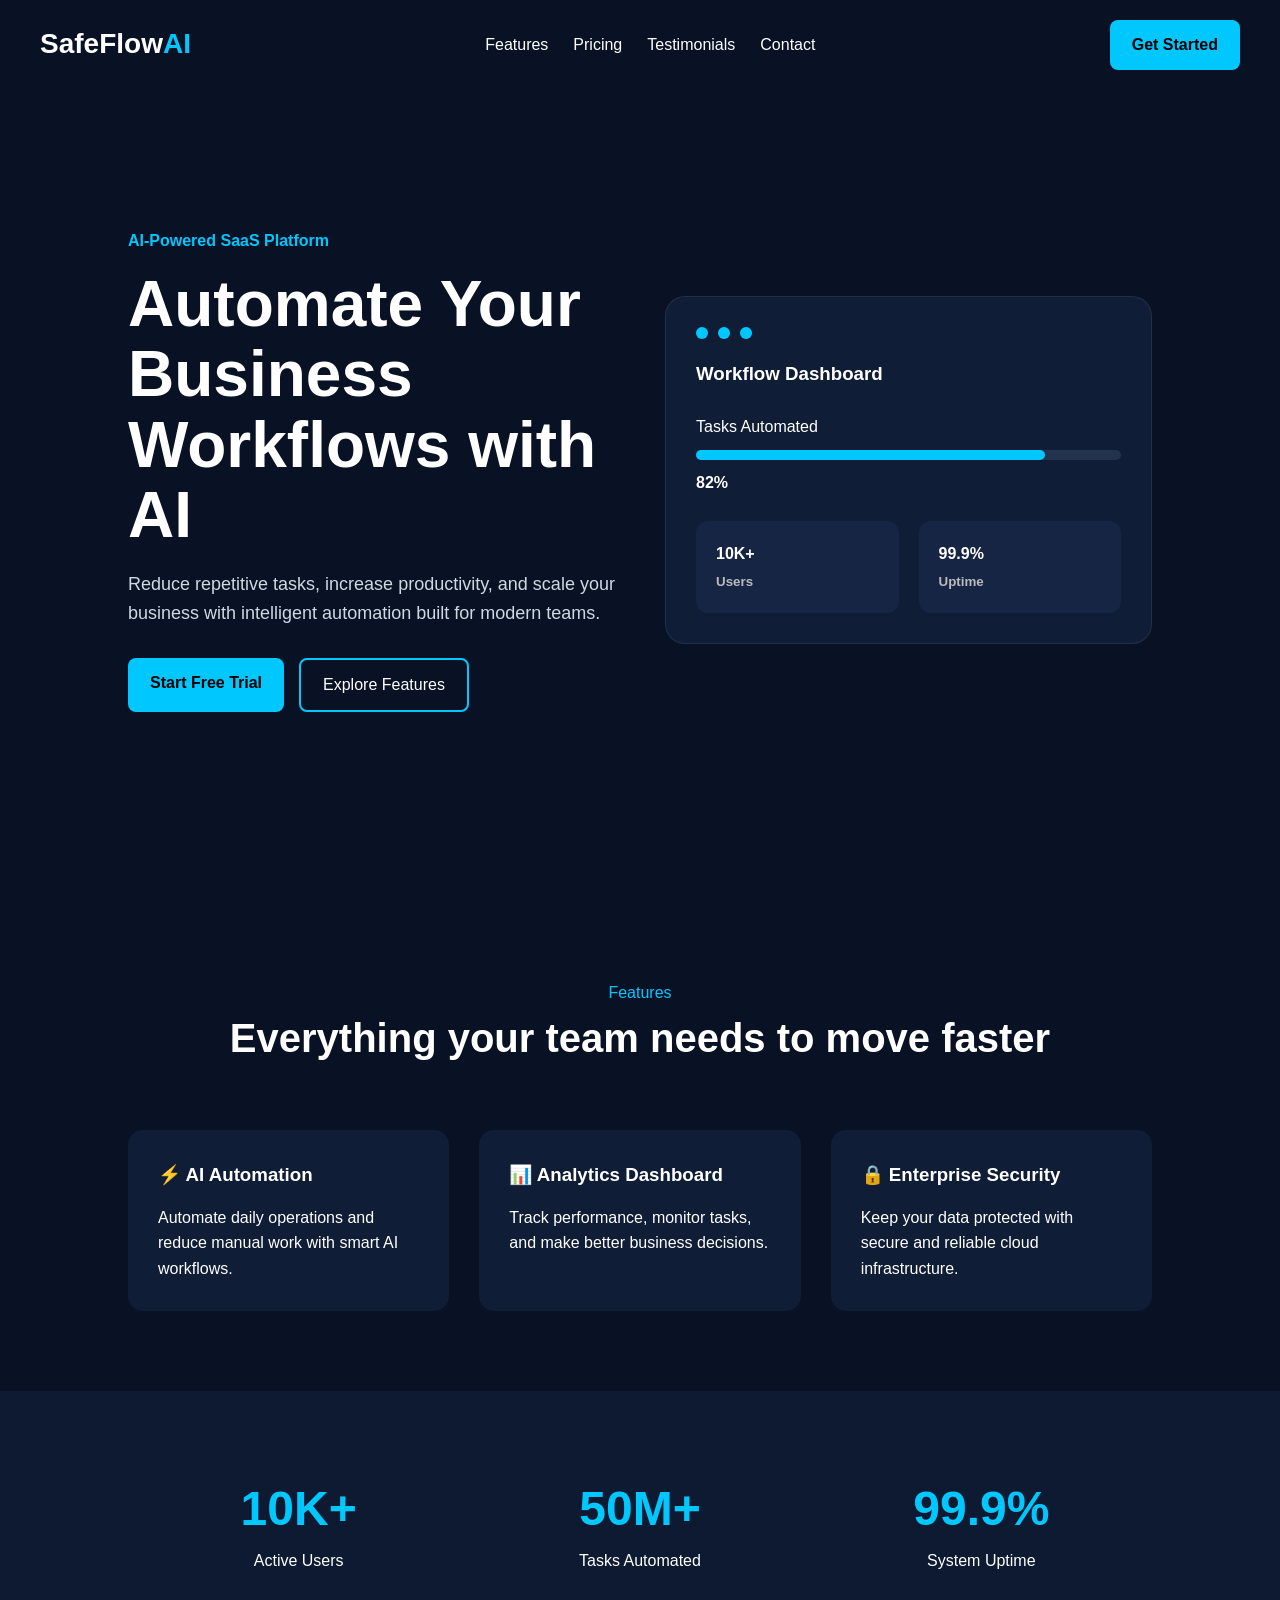
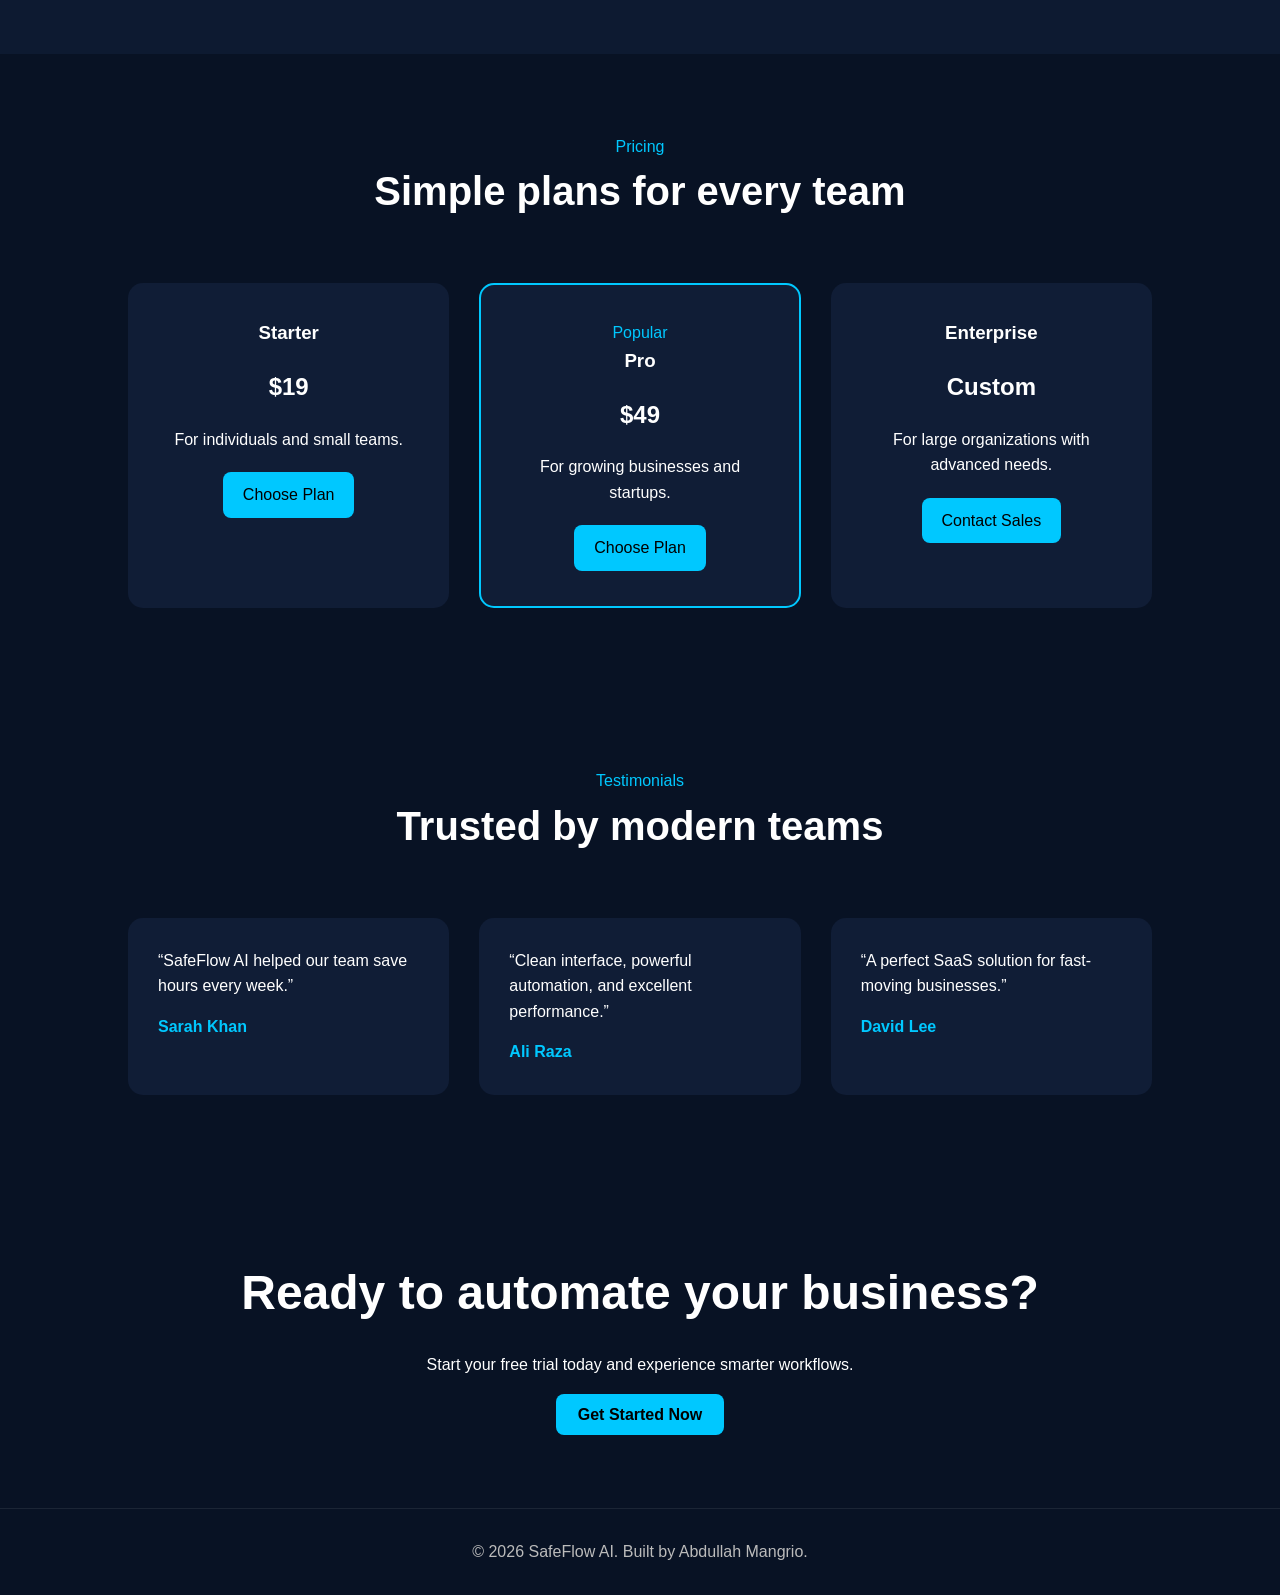
<file: Task-01-Responsive-SaaS-Landing-Page/index.html>
<!DOCTYPE html>
<html lang="en">
<head>
  <meta charset="UTF-8" />
  <meta name="viewport" content="width=device-width, initial-scale=1.0" />
  <title>SafeFlow AI | SaaS Landing Page</title>
  <link rel="stylesheet" href="css/style.css" />
</head>
<body>

  <header class="navbar" id="navbar">
    <div class="nav-container">
      <a href="#" class="logo">SafeFlow<span>AI</span></a>

      <nav class="nav-links" id="navLinks">
        <a href="#features">Features</a>
        <a href="#pricing">Pricing</a>
        <a href="#testimonials">Testimonials</a>
        <a href="#contact">Contact</a>
      </nav>

      <a href="#pricing" class="nav-btn">Get Started</a>
      <button class="menu-btn" id="menuBtn">☰</button>
    </div>
  </header>

  <section class="hero">
    <div class="hero-content">
      <p class="badge">AI-Powered SaaS Platform</p>
      <h1>Automate Your Business Workflows with AI</h1>
      <p class="hero-text">
        Reduce repetitive tasks, increase productivity, and scale your business with intelligent automation built for modern teams.
      </p>

      <div class="hero-buttons">
        <a href="#pricing" class="primary-btn">Start Free Trial</a>
        <a href="#features" class="secondary-btn">Explore Features</a>
      </div>
    </div>

    <div class="dashboard-card">
      <div class="card-header">
        <span></span><span></span><span></span>
      </div>
      <h3>Workflow Dashboard</h3>
      <div class="progress-box">
        <p>Tasks Automated</p>
        <div class="progress"><div></div></div>
        <strong>82%</strong>
      </div>
      <div class="mini-grid">
        <div>10K+<small>Users</small></div>
        <div>99.9%<small>Uptime</small></div>
      </div>
    </div>
  </section>

  <section class="features" id="features">
    <div class="section-title">
      <p>Features</p>
      <h2>Everything your team needs to move faster</h2>
    </div>

    <div class="feature-grid">
      <div class="feature-card">
        <h3>⚡ AI Automation</h3>
        <p>Automate daily operations and reduce manual work with smart AI workflows.</p>
      </div>

      <div class="feature-card">
        <h3>📊 Analytics Dashboard</h3>
        <p>Track performance, monitor tasks, and make better business decisions.</p>
      </div>

      <div class="feature-card">
        <h3>🔒 Enterprise Security</h3>
        <p>Keep your data protected with secure and reliable cloud infrastructure.</p>
      </div>
    </div>
  </section>

  <section class="stats">
    <div><h2>10K+</h2><p>Active Users</p></div>
    <div><h2>50M+</h2><p>Tasks Automated</p></div>
    <div><h2>99.9%</h2><p>System Uptime</p></div>
  </section>

  <section class="pricing" id="pricing">
    <div class="section-title">
      <p>Pricing</p>
      <h2>Simple plans for every team</h2>
    </div>

    <div class="pricing-grid">
      <div class="price-card">
        <h3>Starter</h3>
        <h2>$19</h2>
        <p>For individuals and small teams.</p>
        <a href="#">Choose Plan</a>
      </div>

      <div class="price-card popular">
        <span>Popular</span>
        <h3>Pro</h3>
        <h2>$49</h2>
        <p>For growing businesses and startups.</p>
        <a href="#">Choose Plan</a>
      </div>

      <div class="price-card">
        <h3>Enterprise</h3>
        <h2>Custom</h2>
        <p>For large organizations with advanced needs.</p>
        <a href="#">Contact Sales</a>
      </div>
    </div>
  </section>

  <section class="testimonials" id="testimonials">
    <div class="section-title">
      <p>Testimonials</p>
      <h2>Trusted by modern teams</h2>
    </div>

    <div class="testimonial-grid">
      <div class="testimonial-card">
        <p>“SafeFlow AI helped our team save hours every week.”</p>
        <h4>Sarah Khan</h4>
      </div>

      <div class="testimonial-card">
        <p>“Clean interface, powerful automation, and excellent performance.”</p>
        <h4>Ali Raza</h4>
      </div>

      <div class="testimonial-card">
        <p>“A perfect SaaS solution for fast-moving businesses.”</p>
        <h4>David Lee</h4>
      </div>
    </div>
  </section>

  <section class="cta" id="contact">
    <h2>Ready to automate your business?</h2>
    <p>Start your free trial today and experience smarter workflows.</p>
    <a href="#" class="primary-btn">Get Started Now</a>
  </section>

  <footer>
    <p>© 2026 SafeFlow AI. Built by Abdullah Mangrio.</p>
  </footer>

  <script src="js/script.js"></script>
</body>
</html>
</file>
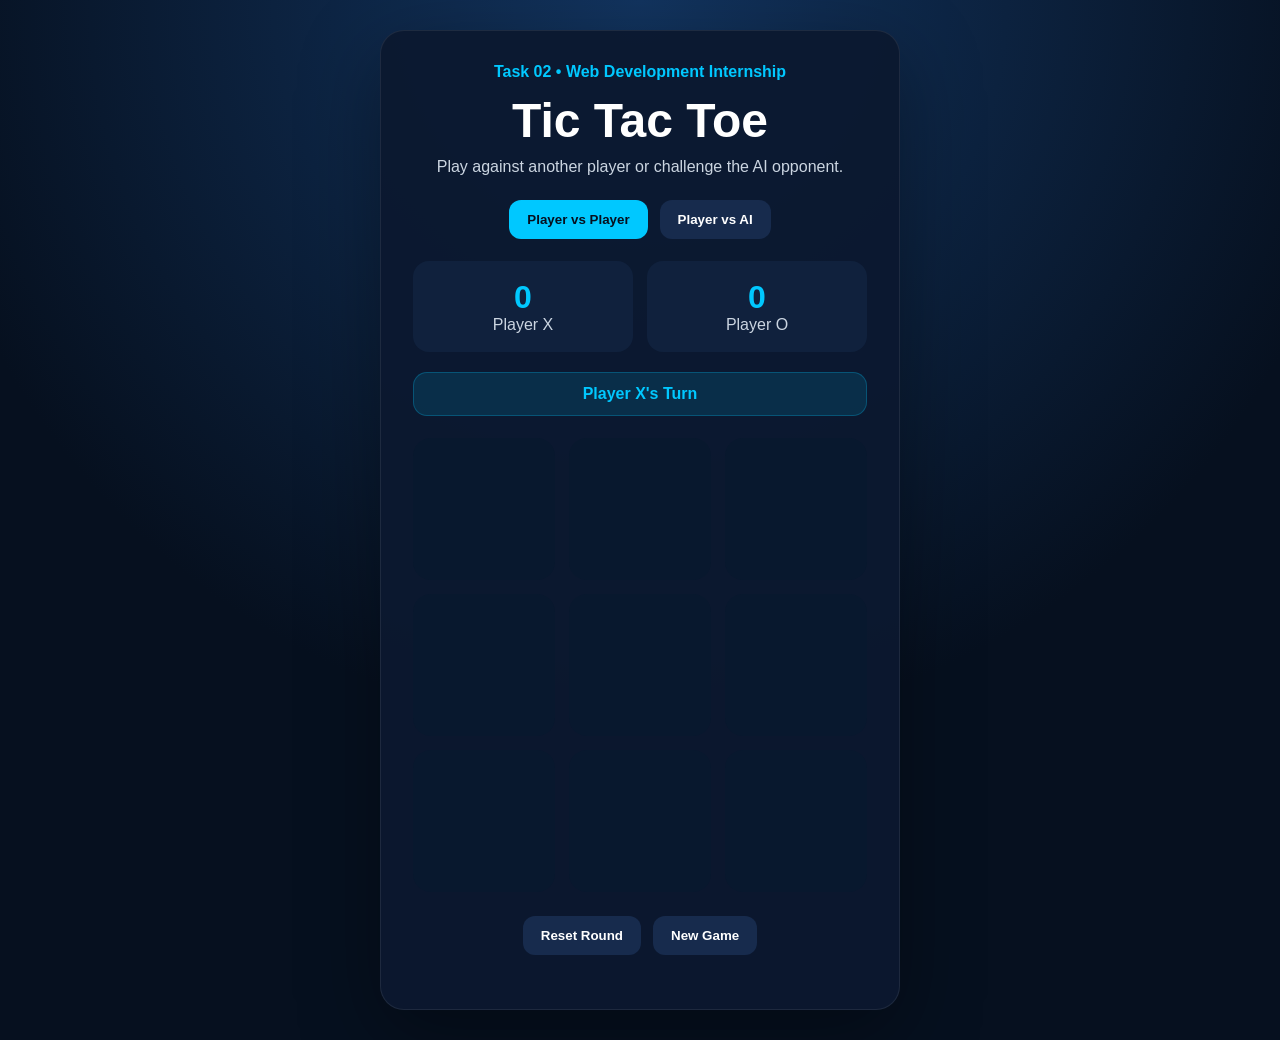
<file: Task-02-Tic-Tac-Toe-Web-Application/index.html>
<!DOCTYPE html>
<html lang="en">
<head>
  <meta charset="UTF-8" />
  <meta name="viewport" content="width=device-width, initial-scale=1.0" />
  <title>Tic Tac Toe | AI Mode</title>
  <link rel="stylesheet" href="css/style.css" />
</head>
<body>

  <main class="game-container">
    <section class="game-card">
      <p class="badge">Task 02 • Web Development Internship</p>
      <h1>Tic Tac Toe</h1>
      <p class="subtitle">Play against another player or challenge the AI opponent.</p>

      <div class="mode-selector">
        <button class="mode-btn active" data-mode="pvp">Player vs Player</button>
        <button class="mode-btn" data-mode="ai">Player vs AI</button>
      </div>

      <div class="scoreboard">
        <div class="score-box">
          <h2 id="xScore">0</h2>
          <p>Player X</p>
        </div>
        <div class="score-box">
          <h2 id="oScore">0</h2>
          <p id="oLabel">Player O</p>
        </div>
      </div>

      <div class="status" id="status">Player X's Turn</div>

      <div class="board" id="board">
        <button class="cell" data-index="0"></button>
        <button class="cell" data-index="1"></button>
        <button class="cell" data-index="2"></button>
        <button class="cell" data-index="3"></button>
        <button class="cell" data-index="4"></button>
        <button class="cell" data-index="5"></button>
        <button class="cell" data-index="6"></button>
        <button class="cell" data-index="7"></button>
        <button class="cell" data-index="8"></button>
      </div>

      <div class="actions">
        <button id="resetBtn">Reset Round</button>
        <button id="newGameBtn">New Game</button>
      </div>
    </section>
  </main>

  <script src="js/script.js"></script>
</body>
</html>
</file>
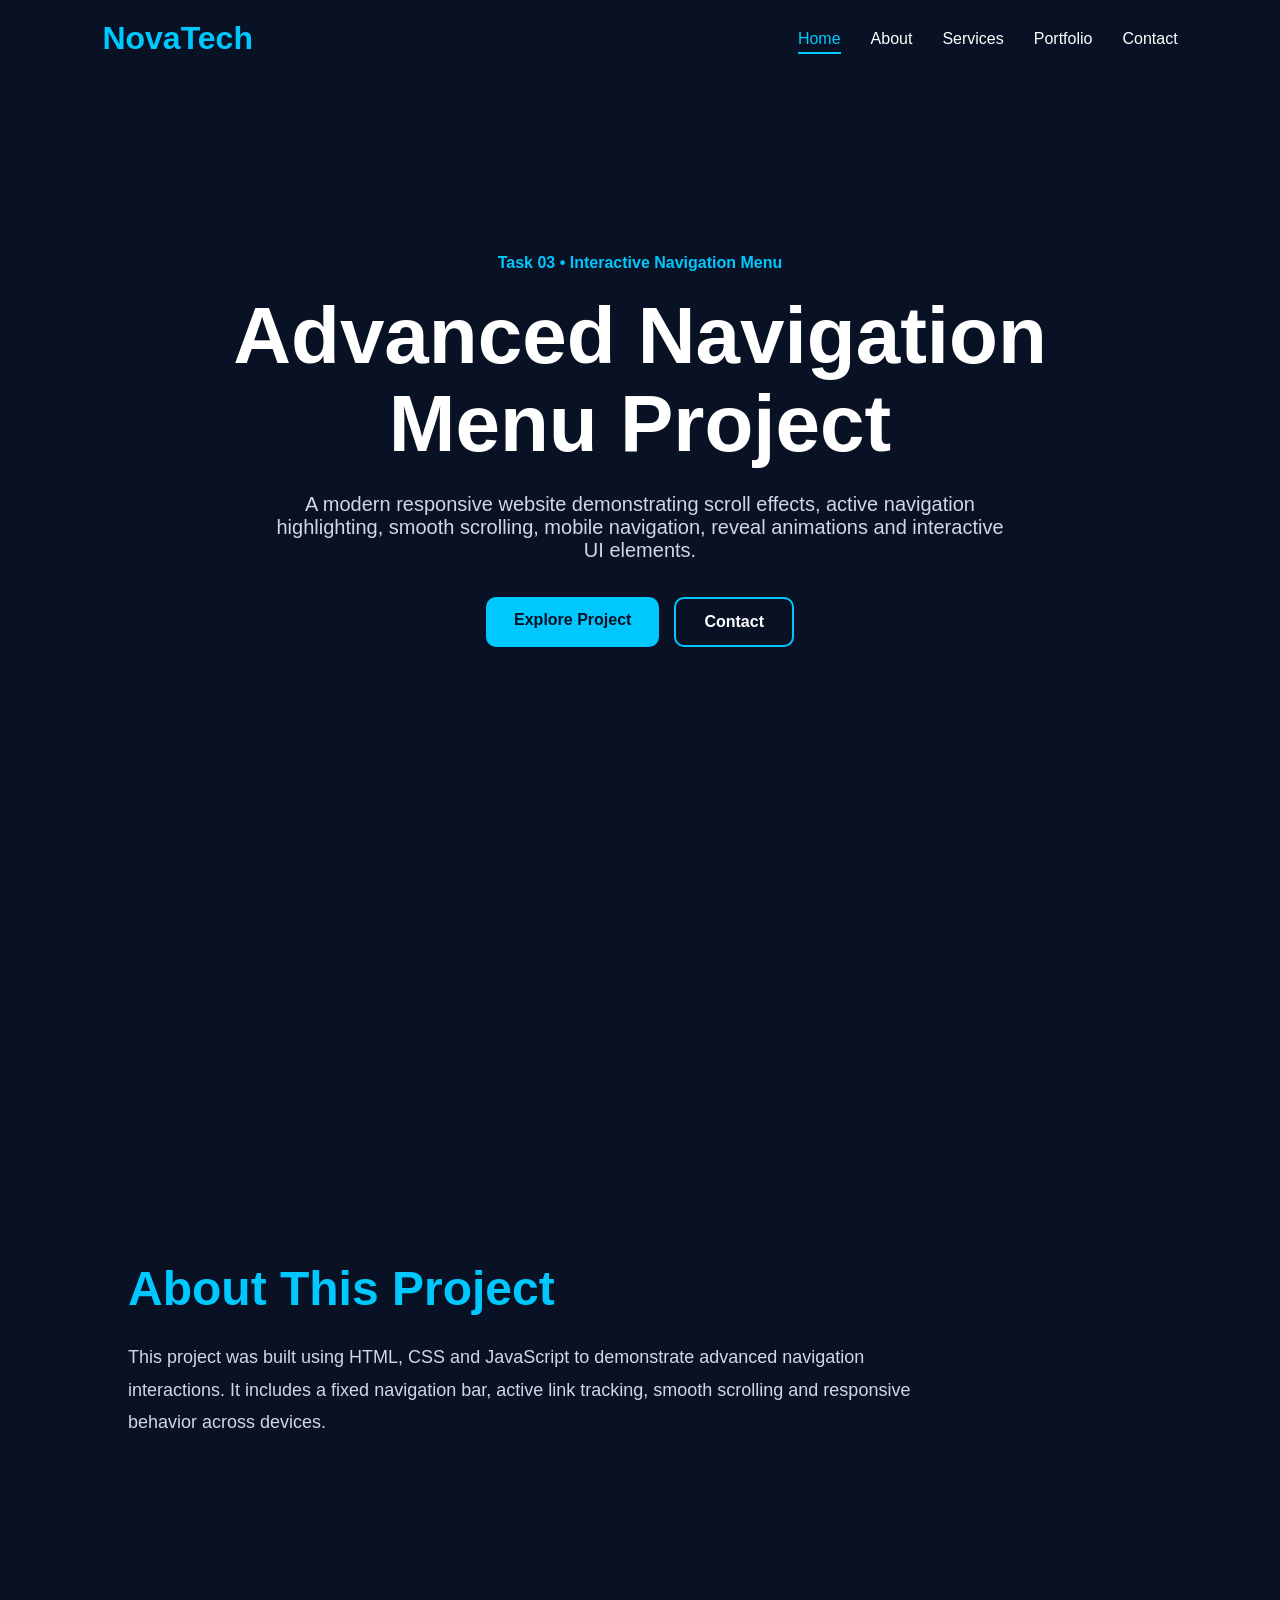
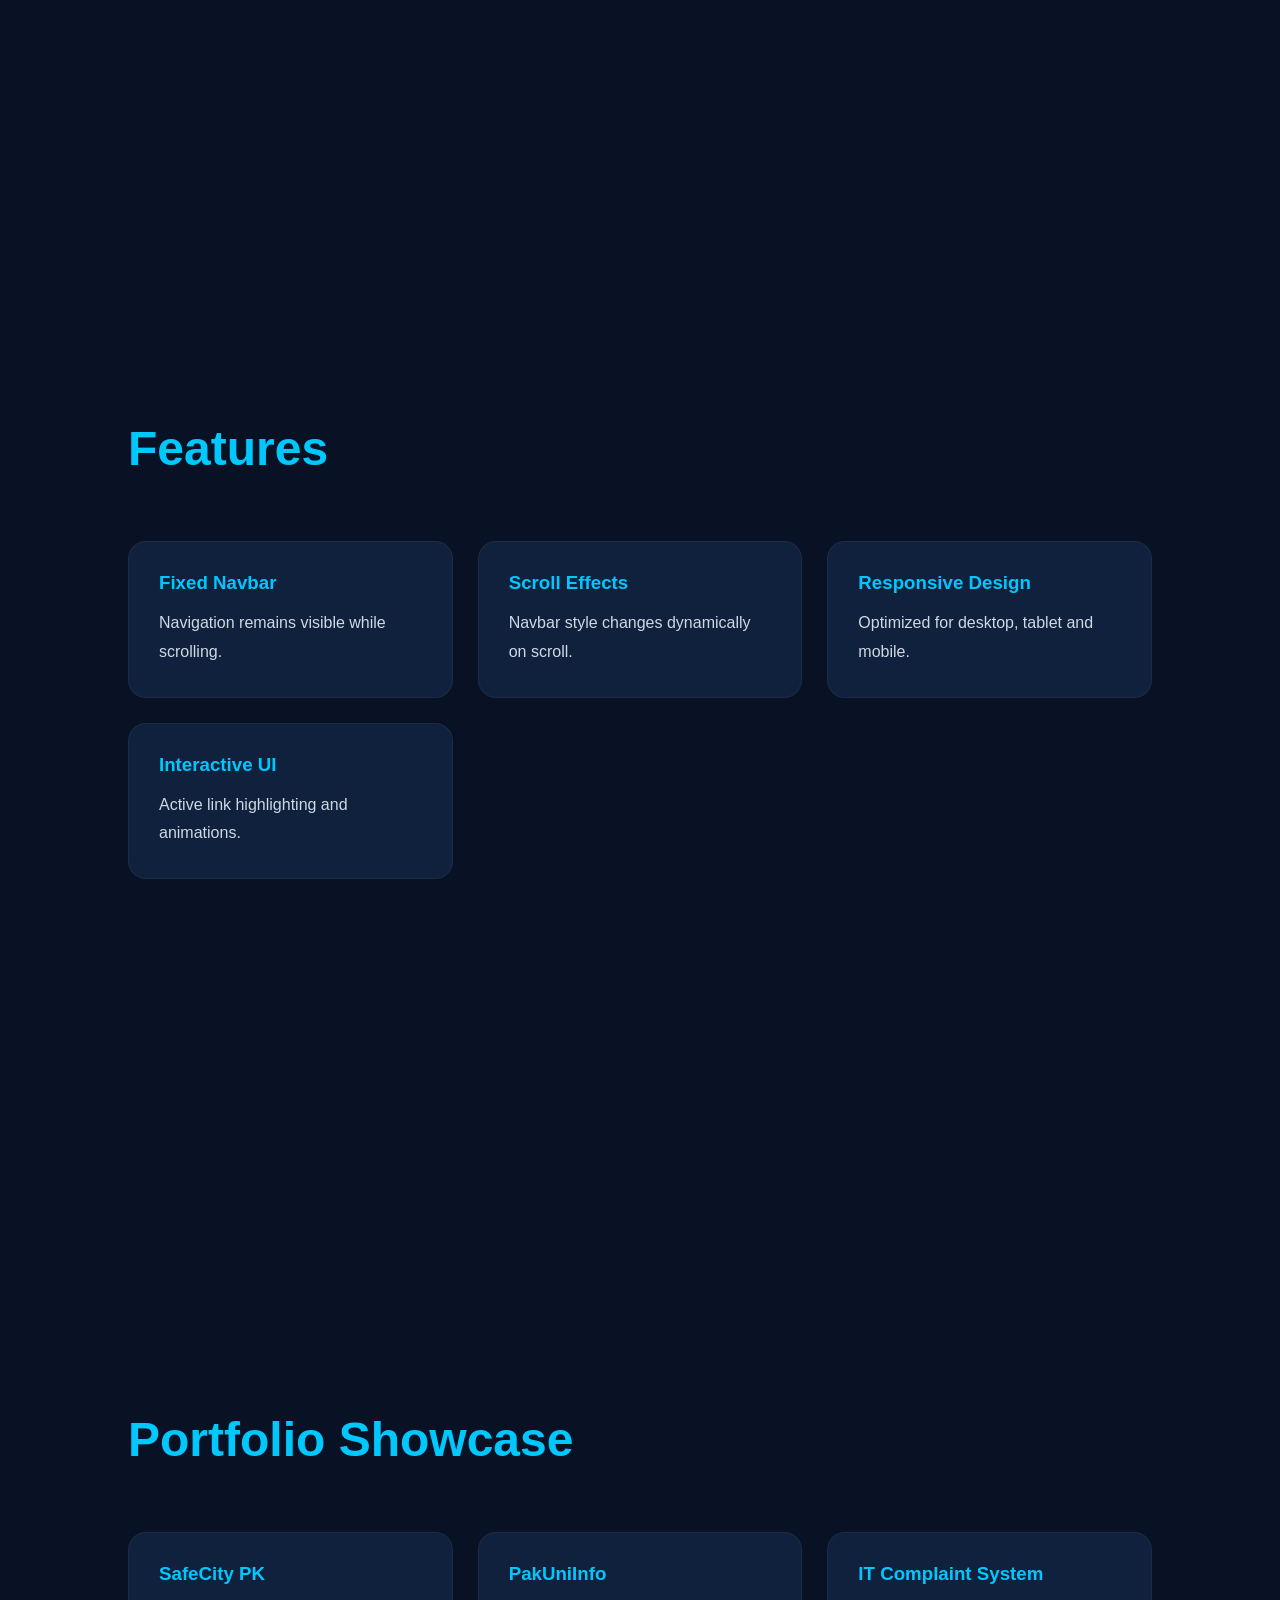
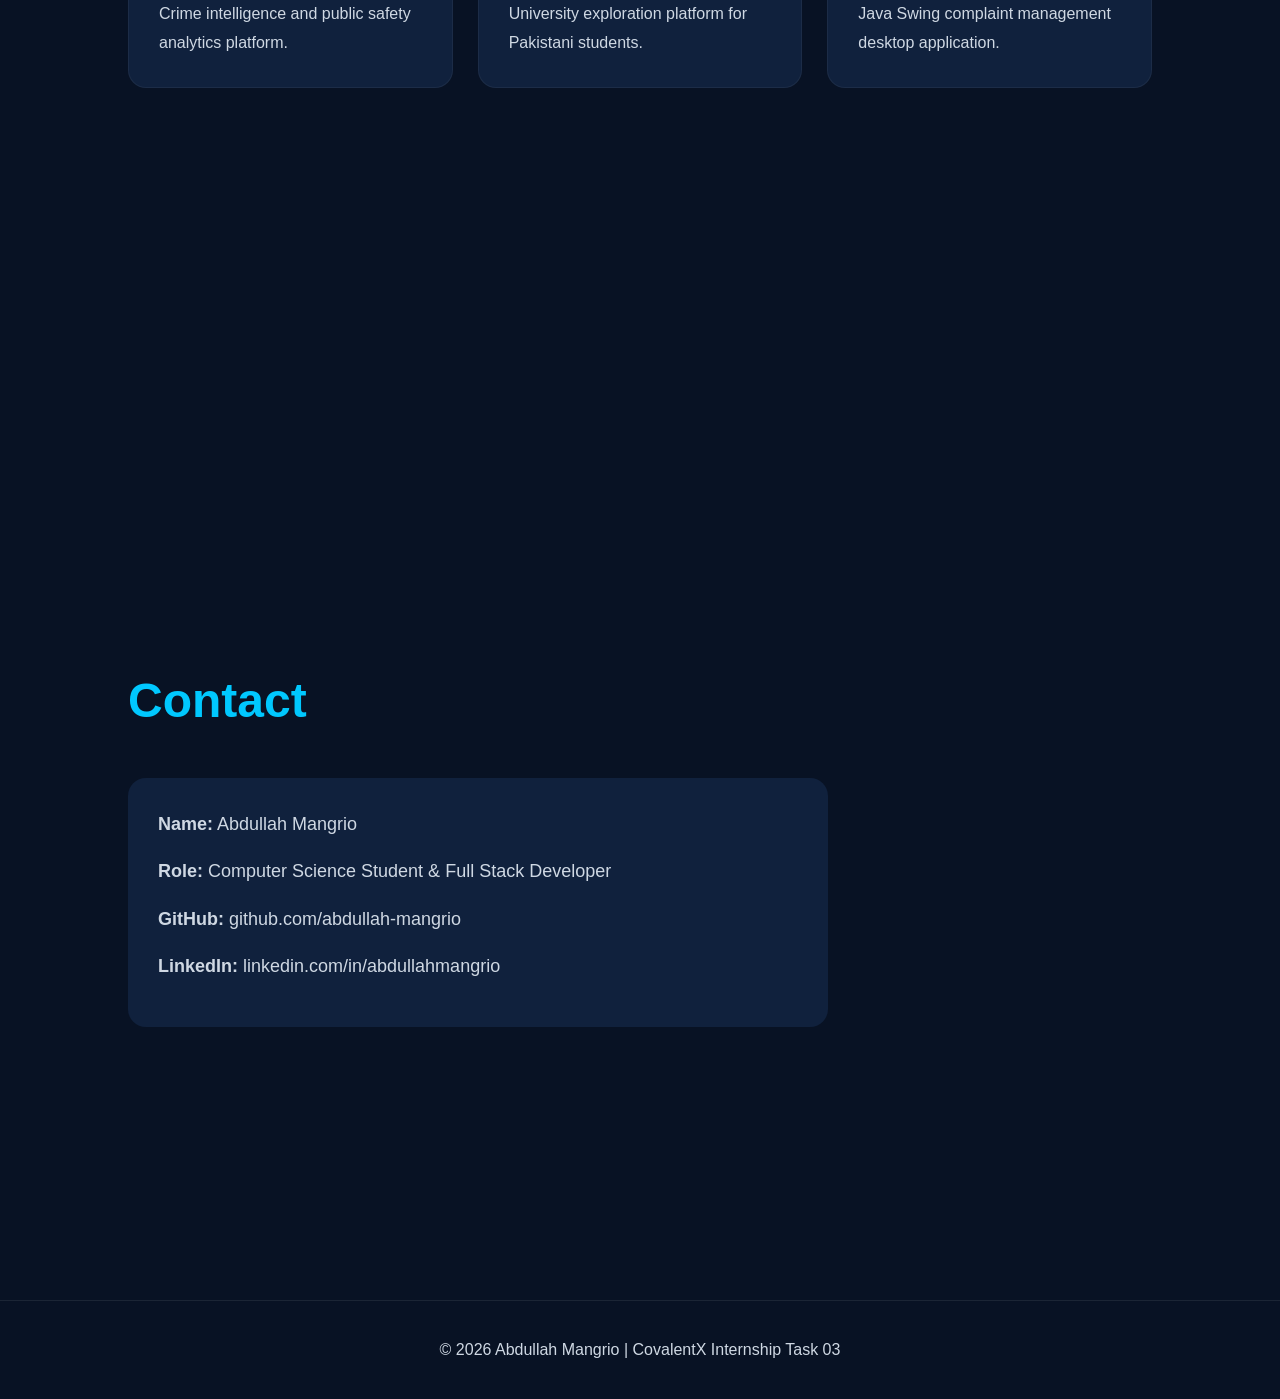
<file: Task-03-Interactive-Navigation-Menu/index.html>
<!DOCTYPE html>
<html lang="en">
<head>
    <meta charset="UTF-8">
    <meta name="viewport" content="width=device-width, initial-scale=1.0">
    <title>NovaTech | Interactive Navigation Menu</title>
    <link rel="stylesheet" href="css/style.css">
</head>
<body>

    <!-- Progress Bar -->
    <div id="progressBar"></div>

    <!-- Navbar -->
    <header id="navbar">
        <div class="logo">NovaTech</div>

        <nav id="navLinks">
            <a href="#home">Home</a>
            <a href="#about">About</a>
            <a href="#services">Services</a>
            <a href="#portfolio">Portfolio</a>
            <a href="#contact">Contact</a>
        </nav>

        <button id="menuBtn">☰</button>
    </header>

    <!-- Hero Section -->
    <section id="home" class="hero">
        <div class="hero-content">

            <span class="badge">
                Task 03 • Interactive Navigation Menu
            </span>

            <h1>
                Advanced Navigation Menu Project
            </h1>

            <p>
                A modern responsive website demonstrating
                scroll effects, active navigation highlighting,
                smooth scrolling, mobile navigation,
                reveal animations and interactive UI elements.
            </p>

            <div class="hero-buttons">
                <a href="#about" class="btn-primary">
                    Explore Project
                </a>

                <a href="#contact" class="btn-secondary">
                    Contact
                </a>
            </div>

        </div>
    </section>

    <!-- About -->
    <section id="about" class="content-section">

        <h2>About This Project</h2>

        <p>
            This project was built using HTML, CSS and JavaScript
            to demonstrate advanced navigation interactions.
            It includes a fixed navigation bar, active link
            tracking, smooth scrolling and responsive behavior
            across devices.
        </p>

    </section>

    <!-- Services -->
    <section id="services" class="content-section">

        <h2>Features</h2>

        <div class="cards">

            <div class="card">
                <h3>Fixed Navbar</h3>
                <p>
                    Navigation remains visible while scrolling.
                </p>
            </div>

            <div class="card">
                <h3>Scroll Effects</h3>
                <p>
                    Navbar style changes dynamically on scroll.
                </p>
            </div>

            <div class="card">
                <h3>Responsive Design</h3>
                <p>
                    Optimized for desktop, tablet and mobile.
                </p>
            </div>

            <div class="card">
                <h3>Interactive UI</h3>
                <p>
                    Active link highlighting and animations.
                </p>
            </div>

        </div>

    </section>

    <!-- Portfolio -->
    <section id="portfolio" class="content-section">

        <h2>Portfolio Showcase</h2>

        <div class="cards">

            <div class="card">
                <h3>SafeCity PK</h3>
                <p>
                    Crime intelligence and public safety analytics platform.
                </p>
            </div>

            <div class="card">
                <h3>PakUniInfo</h3>
                <p>
                    University exploration platform for Pakistani students.
                </p>
            </div>

            <div class="card">
                <h3>IT Complaint System</h3>
                <p>
                    Java Swing complaint management desktop application.
                </p>
            </div>

        </div>

    </section>

    <!-- Contact -->
    <section id="contact" class="content-section">

        <h2>Contact</h2>

        <div class="contact-box">

            <p>
                <strong>Name:</strong>
                Abdullah Mangrio
            </p>

            <p>
                <strong>Role:</strong>
                Computer Science Student & Full Stack Developer
            </p>

            <p>
                <strong>GitHub:</strong>
                github.com/abdullah-mangrio
            </p>

            <p>
                <strong>LinkedIn:</strong>
                linkedin.com/in/abdullahmangrio
            </p>

        </div>

    </section>

    <!-- Footer -->
    <footer>
        <p>
            © 2026 Abdullah Mangrio | CovalentX Internship Task 03
        </p>
    </footer>

    <!-- Back To Top -->
    <button id="topBtn">↑</button>

    <script src="js/script.js"></script>

</body>
</html>
</file>
<file: Task-01-Responsive-SaaS-Landing-Page/css/style.css>
* {
  margin: 0;
  padding: 0;
  box-sizing: border-box;
  font-family: "Segoe UI", sans-serif;
}

html {
  scroll-behavior: smooth;
}

body {
  background: #081224;
  color: #fff;
  line-height: 1.6;
}

a {
  text-decoration: none;
}

section {
  padding: 80px 10%;
}

/* NAVBAR */

.navbar {
  position: fixed;
  width: 100%;
  top: 0;
  z-index: 1000;
  transition: 0.3s;
}

.navbar.scrolled {
  background: rgba(5, 15, 35, 0.95);
  backdrop-filter: blur(10px);
  box-shadow: 0 5px 20px rgba(0,0,0,0.3);
}

.nav-container {
  max-width: 1300px;
  margin: auto;
  padding: 20px 40px;

  display: flex;
  justify-content: space-between;
  align-items: center;
}

.logo {
  font-size: 28px;
  font-weight: 700;
  color: white;
}

.logo span {
  color: #00c8ff;
}

.nav-links {
  display: flex;
  gap: 25px;
}

.nav-links a {
  color: white;
  transition: 0.3s;
}

.nav-links a:hover {
  color: #00c8ff;
}

.nav-btn,
.primary-btn {
  background: #00c8ff;
  color: black;
  padding: 12px 22px;
  border-radius: 8px;
  font-weight: 600;
  transition: 0.3s;
}

.nav-btn:hover,
.primary-btn:hover {
  transform: translateY(-2px);
}

.secondary-btn {
  border: 2px solid #00c8ff;
  color: white;
  padding: 12px 22px;
  border-radius: 8px;
}

.hero-buttons {
  display: flex;
  gap: 15px;
  flex-wrap: wrap;
}

.menu-btn {
  display: none;
  font-size: 26px;
  background: none;
  border: none;
  color: white;
  cursor: pointer;
}

/* HERO */

.hero {
  min-height: 100vh;

  display: grid;
  grid-template-columns: 1fr 1fr;
  gap: 50px;
  align-items: center;

  padding-top: 120px;
}

.badge {
  color: #00c8ff;
  margin-bottom: 15px;
  font-weight: 600;
}

.hero h1 {
  font-size: 4rem;
  line-height: 1.1;
  margin-bottom: 20px;
}

.hero-text {
  color: #cfd8e3;
  margin-bottom: 30px;
  font-size: 18px;
}

.dashboard-card {
  background: #101d36;
  border-radius: 20px;
  padding: 30px;
  border: 1px solid rgba(255,255,255,0.08);
}

.card-header {
  display: flex;
  gap: 10px;
  margin-bottom: 20px;
}

.card-header span {
  width: 12px;
  height: 12px;
  border-radius: 50%;
  background: #00c8ff;
}

.progress-box {
  margin-top: 25px;
}

.progress {
  background: #24334d;
  height: 10px;
  border-radius: 20px;
  margin: 10px 0;
}

.progress div {
  width: 82%;
  height: 100%;
  border-radius: 20px;
  background: #00c8ff;
}

.mini-grid {
  display: grid;
  grid-template-columns: 1fr 1fr;
  gap: 20px;
  margin-top: 25px;
}

.mini-grid div {
  background: #162544;
  padding: 20px;
  border-radius: 12px;
  font-weight: bold;
}

.mini-grid small {
  display: block;
  color: #bbb;
  margin-top: 5px;
}

/* SECTION TITLES */

.section-title {
  text-align: center;
  margin-bottom: 60px;
}

.section-title p {
  color: #00c8ff;
}

.section-title h2 {
  font-size: 2.5rem;
}

/* FEATURES */

.feature-grid {
  display: grid;
  grid-template-columns: repeat(3,1fr);
  gap: 30px;
}

.feature-card {
  background: #101d36;
  padding: 30px;
  border-radius: 15px;
  transition: 0.3s;
}

.feature-card:hover {
  transform: translateY(-8px);
}

.feature-card h3 {
  margin-bottom: 15px;
}

/* STATS */

.stats {
  background: #0d1a31;

  display: grid;
  grid-template-columns: repeat(3,1fr);

  text-align: center;
}

.stats h2 {
  font-size: 3rem;
  color: #00c8ff;
}

/* PRICING */

.pricing-grid {
  display: grid;
  grid-template-columns: repeat(3,1fr);
  gap: 30px;
}

.price-card {
  background: #101d36;
  padding: 35px;
  border-radius: 15px;
  text-align: center;
}

.price-card h2 {
  margin: 20px 0;
}

.price-card a {
  display: inline-block;
  margin-top: 20px;
  background: #00c8ff;
  color: black;
  padding: 10px 20px;
  border-radius: 8px;
}

.popular {
  border: 2px solid #00c8ff;
}

.popular span {
  color: #00c8ff;
}

/* TESTIMONIALS */

.testimonial-grid {
  display: grid;
  grid-template-columns: repeat(3,1fr);
  gap: 30px;
}

.testimonial-card {
  background: #101d36;
  padding: 30px;
  border-radius: 15px;
}

.testimonial-card h4 {
  margin-top: 15px;
  color: #00c8ff;
}

/* CTA */

.cta {
  text-align: center;
}

.cta h2 {
  font-size: 3rem;
  margin-bottom: 20px;
}

.cta p {
  margin-bottom: 25px;
}

/* FOOTER */

footer {
  text-align: center;
  padding: 30px;
  border-top: 1px solid rgba(255,255,255,0.08);
  color: #bbb;
}

/* MOBILE */

@media(max-width: 900px) {

  .hero,
  .feature-grid,
  .pricing-grid,
  .testimonial-grid,
  .stats {
    grid-template-columns: 1fr;
  }

  .hero h1 {
    font-size: 2.8rem;
  }

  .nav-links {
    display: none;
  }

  .nav-btn {
    display: none;
  }

  .menu-btn {
    display: block;
  }
}

@media(max-width: 900px) {
  .nav-links.active {
    display: flex;
    position: absolute;
    top: 75px;
    right: 40px;
    background: #101d36;
    flex-direction: column;
    padding: 20px;
    border-radius: 12px;
    border: 1px solid rgba(255,255,255,0.08);
  }
}
</file>
<file: Task-02-Tic-Tac-Toe-Web-Application/css/style.css>
* {
  margin: 0;
  padding: 0;
  box-sizing: border-box;
  font-family: "Segoe UI", sans-serif;
}

body {
  min-height: 100vh;
  background: radial-gradient(circle at top, #12345f, #06101f 60%);
  color: #ffffff;
}

.game-container {
  min-height: 100vh;
  display: flex;
  justify-content: center;
  align-items: center;
  padding: 30px;
}

.game-card {
  width: 100%;
  max-width: 520px;
  background: rgba(12, 25, 48, 0.95);
  border: 1px solid rgba(255, 255, 255, 0.08);
  border-radius: 24px;
  padding: 32px;
  text-align: center;
  box-shadow: 0 25px 80px rgba(0, 0, 0, 0.35);
}

.badge {
  color: #00c8ff;
  font-weight: 700;
  margin-bottom: 12px;
}

h1 {
  font-size: 3rem;
  margin-bottom: 10px;
}

.subtitle {
  color: #cbd5e1;
  margin-bottom: 24px;
}

.mode-selector,
.actions {
  display: flex;
  gap: 12px;
  justify-content: center;
  flex-wrap: wrap;
  margin-bottom: 22px;
}

.mode-btn,
.actions button {
  border: none;
  padding: 12px 18px;
  border-radius: 12px;
  cursor: pointer;
  font-weight: 700;
  background: #172b4d;
  color: #ffffff;
  transition: 0.3s;
}

.mode-btn.active,
.actions button:hover {
  background: #00c8ff;
  color: #06101f;
}

.scoreboard {
  display: grid;
  grid-template-columns: 1fr 1fr;
  gap: 14px;
  margin-bottom: 20px;
}

.score-box {
  background: #10213d;
  padding: 18px;
  border-radius: 16px;
}

.score-box h2 {
  color: #00c8ff;
  font-size: 2rem;
}

.score-box p {
  color: #cbd5e1;
}

.status {
  background: rgba(0, 200, 255, 0.12);
  color: #00c8ff;
  border: 1px solid rgba(0, 200, 255, 0.25);
  padding: 12px;
  border-radius: 14px;
  font-weight: 700;
  margin-bottom: 22px;
}

.board {
  display: grid;
  grid-template-columns: repeat(3, 1fr);
  gap: 14px;
  margin-bottom: 24px;
}

.cell {
  aspect-ratio: 1 / 1;
  border: none;
  border-radius: 18px;
  background: #08182e;
  color: #ffffff;
  font-size: 3.2rem;
  font-weight: 900;
  cursor: pointer;
  transition: 0.25s;
}

.cell:hover {
  background: #12345f;
  transform: translateY(-3px);
}

.cell.x {
  color: #00c8ff;
}

.cell.o {
  color: #ffcf5a;
}

.cell.win {
  background: #00c8ff;
  color: #06101f;
}

@media (max-width: 520px) {
  .game-card {
    padding: 24px;
  }

  h1 {
    font-size: 2.3rem;
  }

  .cell {
    font-size: 2.4rem;
    border-radius: 14px;
  }
}
</file>
<file: Task-03-Interactive-Navigation-Menu/css/style.css>
*{
    margin:0;
    padding:0;
    box-sizing:border-box;
    font-family:"Segoe UI",sans-serif;
}

html{
    scroll-behavior:smooth;
}

body{
    background:#081224;
    color:#ffffff;
    overflow-x:hidden;
}

/* Progress Bar */

#progressBar{
    position:fixed;
    top:0;
    left:0;
    width:0%;
    height:4px;
    background:#00c8ff;
    z-index:2000;
}

/* Navbar */

header{
    position:fixed;
    top:0;
    left:0;
    width:100%;
    display:flex;
    justify-content:space-between;
    align-items:center;
    padding:20px 8%;
    z-index:1000;
    transition:0.3s;
}

header.scrolled{
    background:rgba(8,18,36,0.95);
    backdrop-filter:blur(12px);
    box-shadow:0 5px 25px rgba(0,0,0,0.35);
}

.logo{
    color:#00c8ff;
    font-size:32px;
    font-weight:700;
}

nav{
    display:flex;
    gap:30px;
}

nav a{
    color:white;
    text-decoration:none;
    font-weight:500;
    transition:0.3s;
    position:relative;
}

nav a:hover{
    color:#00c8ff;
}

nav a.active{
    color:#00c8ff;
}

nav a.active::after{
    content:"";
    position:absolute;
    left:0;
    bottom:-6px;
    width:100%;
    height:2px;
    background:#00c8ff;
}

#menuBtn{
    display:none;
    background:none;
    border:none;
    color:white;
    font-size:30px;
    cursor:pointer;
}

/* Hero Section */

.hero{
    min-height:100vh;
    display:flex;
    justify-content:center;
    align-items:center;
    text-align:center;
    padding:120px 20px;
}

.hero-content{
    max-width:900px;
}

.badge{
    display:inline-block;
    color:#00c8ff;
    font-weight:700;
    margin-bottom:20px;
}

.hero h1{
    font-size:5rem;
    line-height:1.1;
    margin-bottom:25px;
}

.hero p{
    font-size:20px;
    color:#cfd8e3;
    max-width:750px;
    margin:auto;
    margin-bottom:35px;
}

.hero-buttons{
    display:flex;
    justify-content:center;
    gap:15px;
    flex-wrap:wrap;
}

.btn-primary,
.btn-secondary{
    text-decoration:none;
    padding:14px 28px;
    border-radius:10px;
    font-weight:600;
    transition:0.3s;
}

.btn-primary{
    background:#00c8ff;
    color:#081224;
}

.btn-primary:hover{
    transform:translateY(-3px);
}

.btn-secondary{
    border:2px solid #00c8ff;
    color:white;
}

.btn-secondary:hover{
    background:#00c8ff;
    color:#081224;
}

/* Sections */

.content-section{
    min-height:100vh;
    padding:120px 10%;
    display:flex;
    flex-direction:column;
    justify-content:center;

    opacity:0;
    transform:translateY(50px);
    transition:1s;
}

.content-section.show{
    opacity:1;
    transform:translateY(0);
}

.content-section h2{
    font-size:3rem;
    color:#00c8ff;
    margin-bottom:25px;
}

.content-section p{
    font-size:18px;
    color:#cfd8e3;
    max-width:800px;
    line-height:1.8;
}

/* Cards */

.cards{
    display:grid;
    grid-template-columns:repeat(auto-fit,minmax(250px,1fr));
    gap:25px;
    margin-top:40px;
}

.card{
    background:#10213d;
    padding:30px;
    border-radius:18px;
    border:1px solid rgba(255,255,255,0.05);
    transition:0.3s;
}

.card:hover{
    transform:translateY(-8px);
    border-color:#00c8ff;
}

.card h3{
    color:#00c8ff;
    margin-bottom:15px;
}

.card p{
    font-size:16px;
}

/* Contact */

.contact-box{
    margin-top:25px;
    background:#10213d;
    padding:30px;
    border-radius:18px;
    max-width:700px;
}

.contact-box p{
    margin-bottom:15px;
}

/* Footer */

footer{
    padding:40px 20px;
    text-align:center;
    border-top:1px solid rgba(255,255,255,0.08);
    color:#cfd8e3;
}

/* Back To Top */

#topBtn{
    position:fixed;
    bottom:25px;
    right:25px;
    width:55px;
    height:55px;
    border:none;
    border-radius:50%;
    background:#00c8ff;
    color:#081224;
    font-size:22px;
    font-weight:bold;
    cursor:pointer;
    display:none;
    z-index:999;
    transition:0.3s;
}

#topBtn:hover{
    transform:translateY(-4px);
}

/* Mobile */

@media(max-width:768px){

    .hero h1{
        font-size:3rem;
    }

    .content-section h2{
        font-size:2.2rem;
    }

    nav{
        position:absolute;
        top:80px;
        right:20px;
        background:#10213d;
        flex-direction:column;
        padding:20px;
        border-radius:12px;
        display:none;
    }

    nav.show{
        display:flex;
    }

    #menuBtn{
        display:block;
    }
}
</file>
